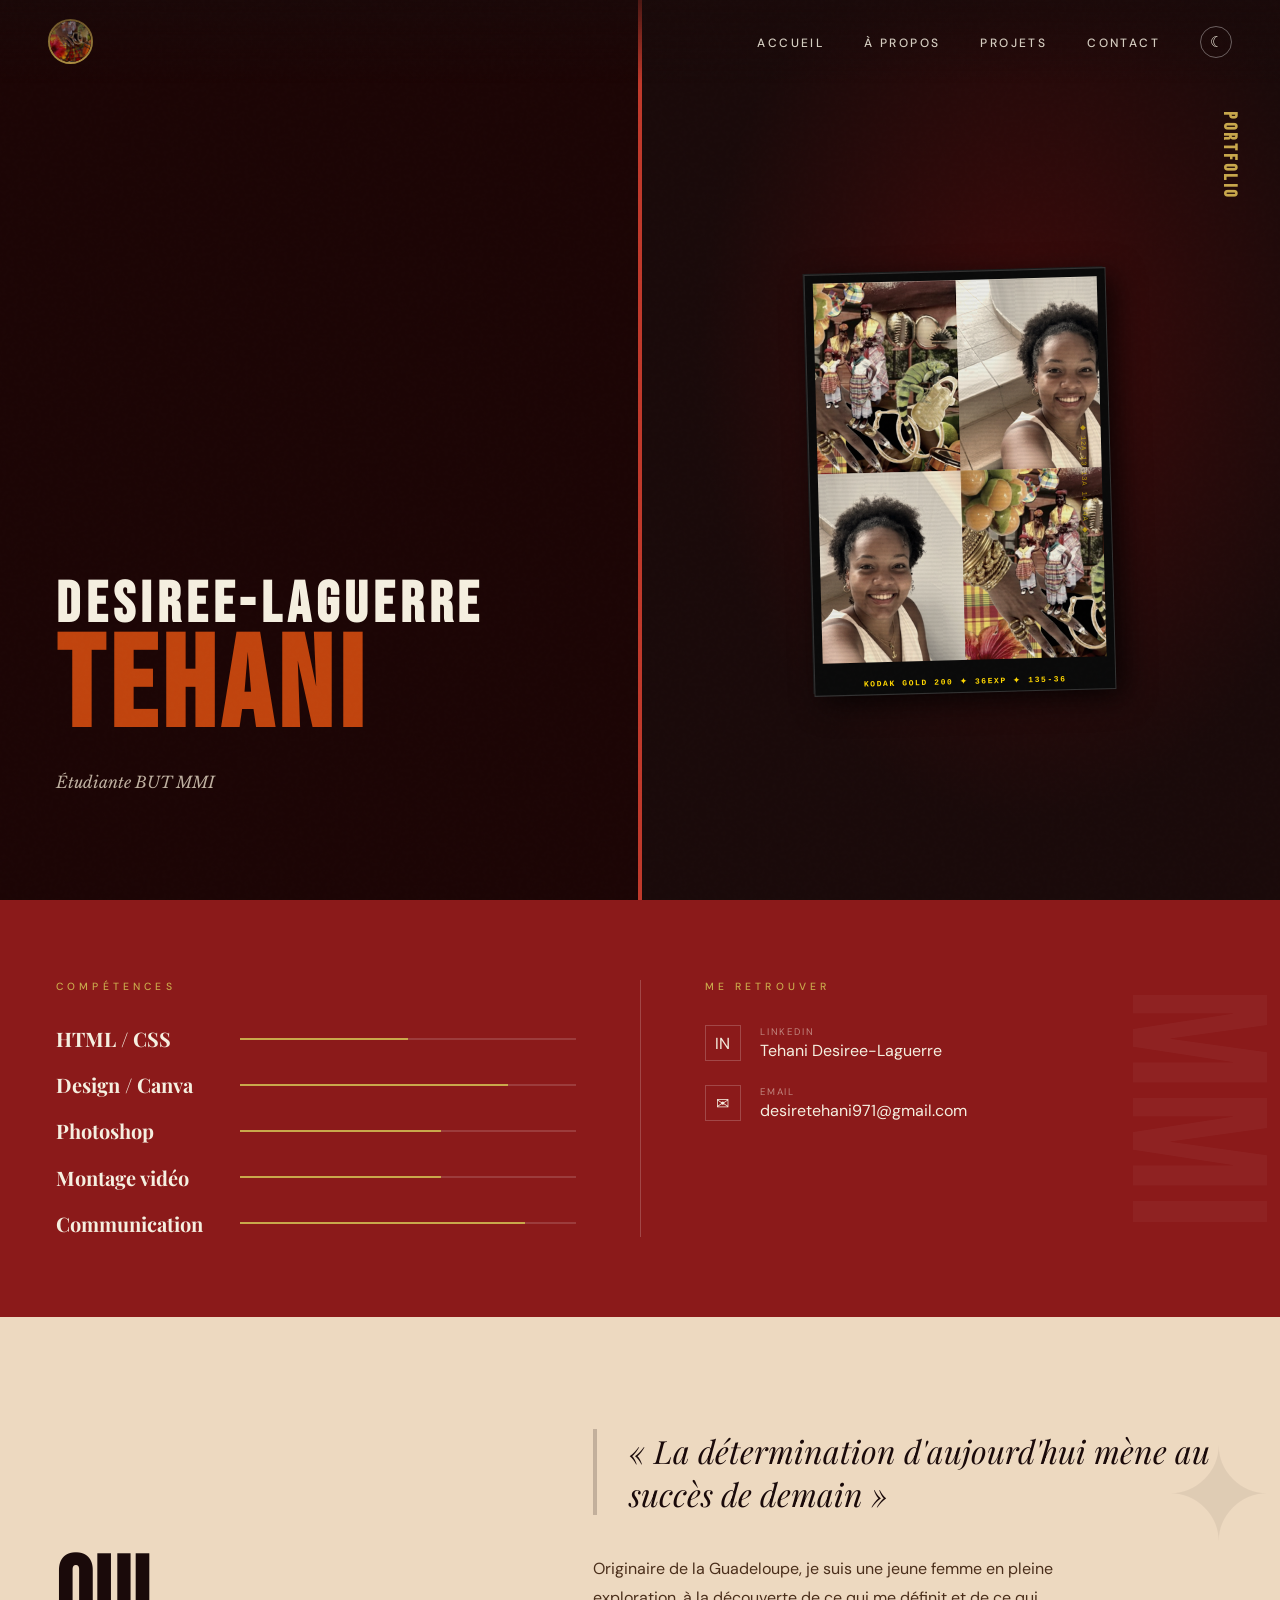
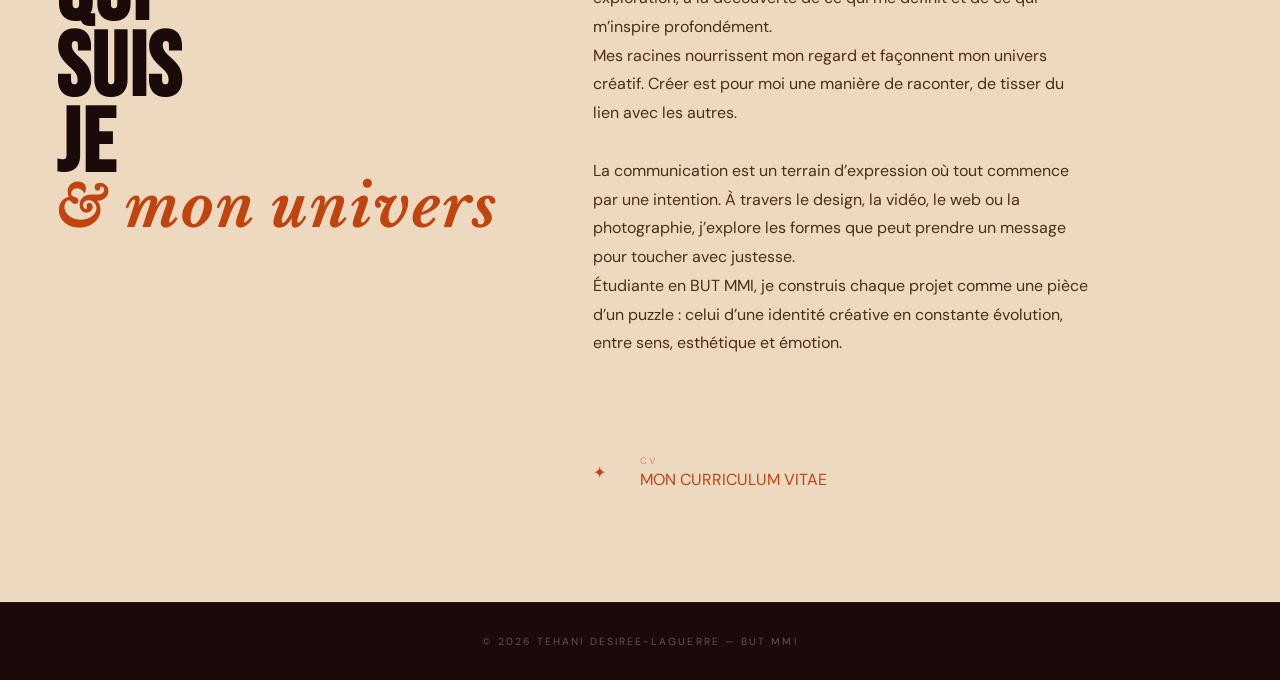
<file: index.html>
<!DOCTYPE html>
<html lang="fr">
<head>
  <meta charset="UTF-8"/>
  <meta name="viewport" content="width=device-width, initial-scale=1.0"/>
  <title>Tehani DESIREE-LAGUERRE — Portfolio</title>
  <link rel="preconnect" href="https://fonts.googleapis.com">
  <link rel="preconnect" href="https://fonts.gstatic.com" crossorigin>
  <link href="https://fonts.googleapis.com/css2?family=Playfair+Display:ital,wght@0,400;0,700;0,900;1,400;1,700&family=Bebas+Neue&family=DM+Sans:wght@300;400;500&family=Libre+Baskerville:ital@1&display=swap" rel="stylesheet">
  <link rel="stylesheet" href="styles.css"/>
  <script>
    (function() {
      const saved = localStorage.getItem('portfolio-theme');
      const prefersDark = window.matchMedia('(prefers-color-scheme: dark)').matches;
      document.documentElement.setAttribute('data-theme', saved || (prefersDark ? 'dark' : 'light'));
    })();
  </script>
</head>
<body>

  <a href="#contenu" class="skip-link">Accéder au contenu</a>

  <!-- NAV -->
  <nav aria-label="Navigation principale">
   <a href="index.html">
  <img src="images/caraibelogo.jpg" alt="Tehani Desiree-Laguerre" class="nav-logo-img"/>

    </a>
  
    <ul class="nav-links" role="list">
      <li><a href="index.html">Accueil</a></li>
      <li><a href="index.html#apropos">À propos</a></li>
      <li><a href="projets.html">Projets</a></li>
      <li><a href="contact.html">Contact</a></li>
      <li>
        <button id="theme-toggle" aria-label="Passer en mode sombre" title="Changer le thème">☾</button>
      </li>
    </ul>
    <button class="burger" id="burger" aria-expanded="false" aria-controls="mobile-menu" aria-label="Ouvrir le menu">
      <span></span><span></span><span></span>
    </button>
  </nav>

  <nav class="mobile-menu" id="mobile-menu" aria-label="Menu mobile" aria-hidden="true">
    <a href="index.html" class="mobile-nav-link">Accueil</a>
    <a href="index.html#apropos" class="mobile-nav-link">À propos</a>
    <a href="projets.html" class="mobile-nav-link">Projets</a>
    <a href="contact.html" class="mobile-nav-link">Contact</a>
  </nav>

  <main id="contenu">

    <!-- HERO -->
    <section id="hero" aria-labelledby="hero-titre">
      <div class="hero-text">
        <h1 class="hero-name" id="hero-titre">
          DESIREE-LAGUERRE
          <span>Tehani</span>
        </h1>
        <p class="hero-subtitle">Étudiante BUT MMI</p>
        <div class="scroll-hint" aria-hidden="true"></div>
      </div>
      <div class="hero-photo-col" aria-hidden="true">
        <div class="photo-wrapper-90s">
          <div class="photo-film-strip">
            <img src="images/myself1.png" alt="Portrait de Tehani Desiree-Laguerre"/>
            <span class="film-numbers">◆ 12A 13 13A 14 14A ◆</span>
          </div>
        </div>
        <div class="hero-photo-label"><h2>Portfolio</h2></div>
      </div>
    </section>

    <!-- COMPÉTENCES + CONTACTS -->
    <section id="skills-contact" aria-labelledby="titre-skills">
      <div class="sc-inner">

        <div>
          <p class="sc-label" id="titre-skills">Compétences</p>
          <ul class="skills-list" role="list">
            <li class="skill-item">
              <span class="skill-name">HTML / CSS</span>
              <div class="skill-bar-track" role="progressbar" aria-valuenow="55" aria-valuemin="0" aria-valuemax="100" aria-label="HTML/CSS : débutant">
                <div class="skill-bar-fill" style="width:50%"></div>
              </div>
            </li>
            <li class="skill-item">
              <span class="skill-name">Design / Canva</span>
              <div class="skill-bar-track" role="progressbar" aria-valuenow="80" aria-valuemin="0" aria-valuemax="100" aria-label="Design Canva : confirmé">
                <div class="skill-bar-fill" style="width:80%; animation-delay:.2s"></div>
              </div>
            </li>
            <li class="skill-item">
              <span class="skill-name">Photoshop</span>
              <div class="skill-bar-track" role="progressbar" aria-valuenow="65" aria-valuemin="0" aria-valuemax="100" aria-label="Photoshop : intermédiaire">
                <div class="skill-bar-fill" style="width:60%; animation-delay:.4s"></div>
              </div>
            </li>
            <li class="skill-item">
              <span class="skill-name">Montage vidéo</span>
              <div class="skill-bar-track" role="progressbar" aria-valuenow="70" aria-valuemin="0" aria-valuemax="100" aria-label="Montage vidéo : confirmé">
                <div class="skill-bar-fill" style="width:60%; animation-delay:.6s"></div>
              </div>
            </li>
            <li class="skill-item">
              <span class="skill-name">Communication</span>
              <div class="skill-bar-track" role="progressbar" aria-valuenow="85" aria-valuemin="0" aria-valuemax="100" aria-label="Communication : avancé">
                <div class="skill-bar-fill" style="width:85%; animation-delay:.8s"></div>
              </div>
            </li>
          </ul>
        </div>

        <div class="sc-divider" aria-hidden="true"></div>

        <div>
          <p class="sc-label" id="titre-contacts">Me retrouver</p>
          <div class="contacts-grid">
            <a href="https://www.linkedin.com/" target="_blank" rel="noopener noreferrer" class="contact-link" aria-label="LinkedIn">
              <span class="contact-icon" aria-hidden="true">IN</span>
              <span><span class="contact-label">LinkedIn</span>Tehani Desiree-Laguerre</span>
            </a>
            <a href="mailto:desiretehani971@gmail.com" class="contact-link" aria-label="Email">
              <span class="contact-icon" aria-hidden="true">✉</span>
              <span><span class="contact-label">Email</span>desiretehani971@gmail.com</span>
            </a>
          </div>
        </div>

      </div>
    </section>

    <!-- À PROPOS -->
    <section id="apropos" aria-labelledby="titre-apropos">
      <div class="apropos-inner">
        <div>
          <h2 class="section-title-mag" id="titre-apropos">
            QUI<br>SUIS<br>JE
            <em>& mon univers</em>
          </h2>
        </div>
        <div class="apropos-text-block fade-up">
          <span class="deco-pattern" aria-hidden="true">✦</span>
          <blockquote class="apropos-pull-quote">
            « La détermination d'aujourd'hui mène au succès de demain »
          </blockquote>
          <p class="apropos-body">
          Originaire de la Guadeloupe, je suis une jeune femme en pleine exploration, à la découverte de ce qui me définit et de ce qui m’inspire profondément. <br> Mes racines nourrissent mon regard et façonnent mon univers créatif.
Créer est pour moi une manière de raconter, de tisser du lien avec les autres. <br> <br>
La communication est un terrain d’expression où tout commence par une intention. À travers le design, la vidéo, le web ou la photographie, j’explore les formes que peut prendre un message pour toucher avec justesse.<br> 
Étudiante en BUT MMI, je construis chaque projet comme une pièce d’un puzzle : celui d’une identité créative en constante évolution, entre sens, esthétique et émotion.
        </div>
        <br>
         <a href="https://drive.google.com/file/d/1sd8sLkm9IJdYyJcHwcsljvrw3EMt02HY/view?usp=sharing" target="_blank" rel="noopener noreferrer" class="contact-link" aria-label="CV de Tehani">
  <span><span class="contact-label">CV
    </span> MON CURRICULUM VITAE  </span>
</a>
      </div>
    </section>
    

  </main>

  <!-- FOOTER -->
  <footer>
    <small>© <span id="annee"></span> Tehani DESIREE-LAGUERRE — BUT MMI</small>
  </footer>

  <script src="app.js" defer></script>
</body>
</html>
</file>
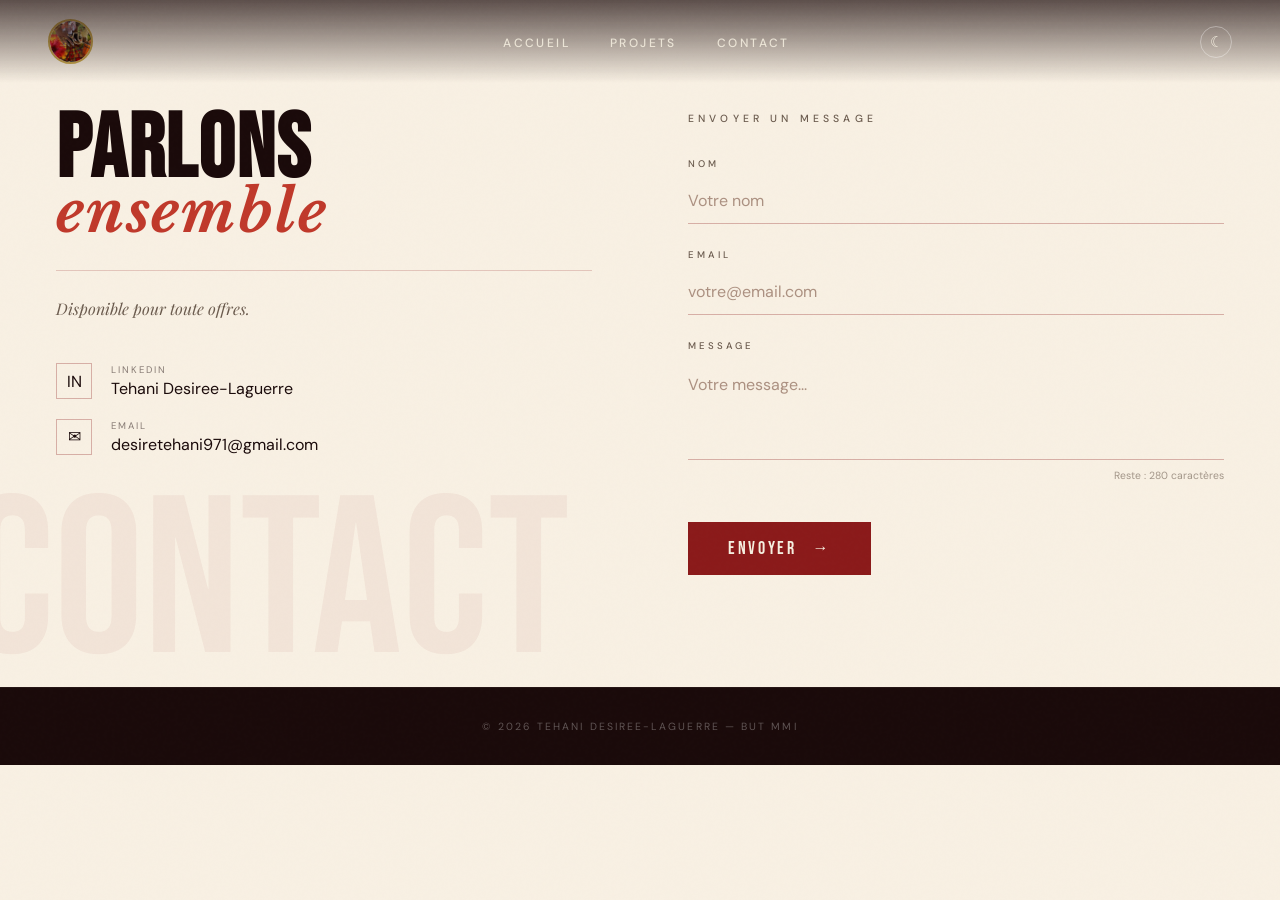
<file: contact.html>
<!DOCTYPE html>
<html lang="fr">
<head>
  <meta charset="UTF-8"/>
  <meta name="viewport" content="width=device-width, initial-scale=1.0"/>
  <title>Contact — Tehani DESIREE-LAGUERRE</title>
  <link rel="preconnect" href="https://fonts.googleapis.com">
  <link rel="preconnect" href="https://fonts.gstatic.com" crossorigin>
  <link href="https://fonts.googleapis.com/css2?family=Playfair+Display:ital,wght@0,400;0,700;0,900;1,400;1,700&family=Bebas+Neue&family=DM+Sans:wght@300;400;500&family=Libre+Baskerville:ital@1&display=swap" rel="stylesheet">
  <link rel="stylesheet" href="styles.css"/>
</head>
<body>

  <a href="#contenu" class="skip-link">Accéder au contenu</a>

  <!-- NAV -->
  <nav aria-label="Navigation principale">
     <img src="images/caraibelogo.jpg" alt="Tehani Desiree-Laguerre" class="nav-logo-img"/>

    <ul class="nav-links" role="list">
      <li><a href="index.html">Accueil</a></li>
      <li><a href="projets.html" aria-current="page">Projets</a></li>
      <li><a href="contact.html">Contact</a></li>
    </ul>
       <button id="theme-toggle" aria-label="Passer en mode sombre" title="Changer le thème">☾</button>
    <button class="burger" id="burger" aria-expanded="false" aria-controls="mobile-menu" aria-label="Ouvrir le menu">
      <span></span><span></span><span></span>
    </button>
  </nav>

  <nav class="mobile-menu" id="mobile-menu" aria-label="Menu mobile" aria-hidden="true">
    <a href="index.html" class="mobile-nav-link">Accueil</a>
    <a href="projets.html" class="mobile-nav-link">Projets</a>
    <a href="contact.html" class="mobile-nav-link">Contact</a>
  </nav>


  <main id="contenu">

    <!-- ==================== CONTACT ==================== -->
    <section id="contact" aria-labelledby="titre-contact">
      <div class="contact-inner">

        <div class="contact-left fade-up">
          <h1 class="section-title-mag" id="titre-contact">
            PARLONS<br><em>ensemble</em>
          </h1>
          <p class="contact-editorial">
            Disponible pour toute offres. 
          <!-- Liens directs -->
          <div class="contact-links-direct">
            <a href="https://www.linkedin.com/" target="_blank" rel="noopener noreferrer" class="contact-link" aria-label="LinkedIn de Tehani">
              <span class="contact-icon" aria-hidden="true">IN</span>
              <span><span class="contact-label">LinkedIn</span>Tehani Desiree-Laguerre</span>
            </a>
            <a href="mailto:tehani.grenon@edu.univ-antilles.fr" class="contact-link" aria-label="Email de Tehani">
              <span class="contact-icon" aria-hidden="true">✉</span>
              <span><span class="contact-label">Email</span>desiretehani971@gmail.com</span>
            </a>
          </div>
        </div>

        <!-- Formulaire -->
        <div class="fade-up">
          <p class="sc-label" style="color:var(--gris); margin-bottom:2rem;">Envoyer un message</p>
          <form action="https://formspree.io/f/xeevqzlk" method="POST" novalidate aria-label="Formulaire de contact">
            <div class="form-group">
              <label class="form-label" for="contact-nom">Nom</label>
              <input class="form-input" id="contact-nom" name="nom" type="text" required autocomplete="name" placeholder="Votre nom">
            </div>

            <div class="form-group">
              <label class="form-label" for="contact-email">Email</label>
              <input class="form-input" id="contact-email" name="email" type="email" required autocomplete="email" placeholder="votre@email.com">
            </div>

            <div class="form-group">
              <label class="form-label" for="contact-message">Message</label>
              <textarea class="form-textarea" id="contact-message" name="message" maxlength="280" placeholder="Votre message..."></textarea>
              <p class="char-count">Reste : <span id="restant">280</span> caractères</p>
            </div>

            <button type="submit" class="btn-envoyer">Envoyer</button>

          </form>
        </div>

      </div>
    </section>

  </main>

  <!-- FOOTER -->
  <footer>
    <small>© <span id="annee"></span> Tehani DESIREE-LAGUERRE — BUT MMI</small>
  </footer>

  <script src="app.js" defer></script>
</body>
</html>
  <main id="contenu">
</file>
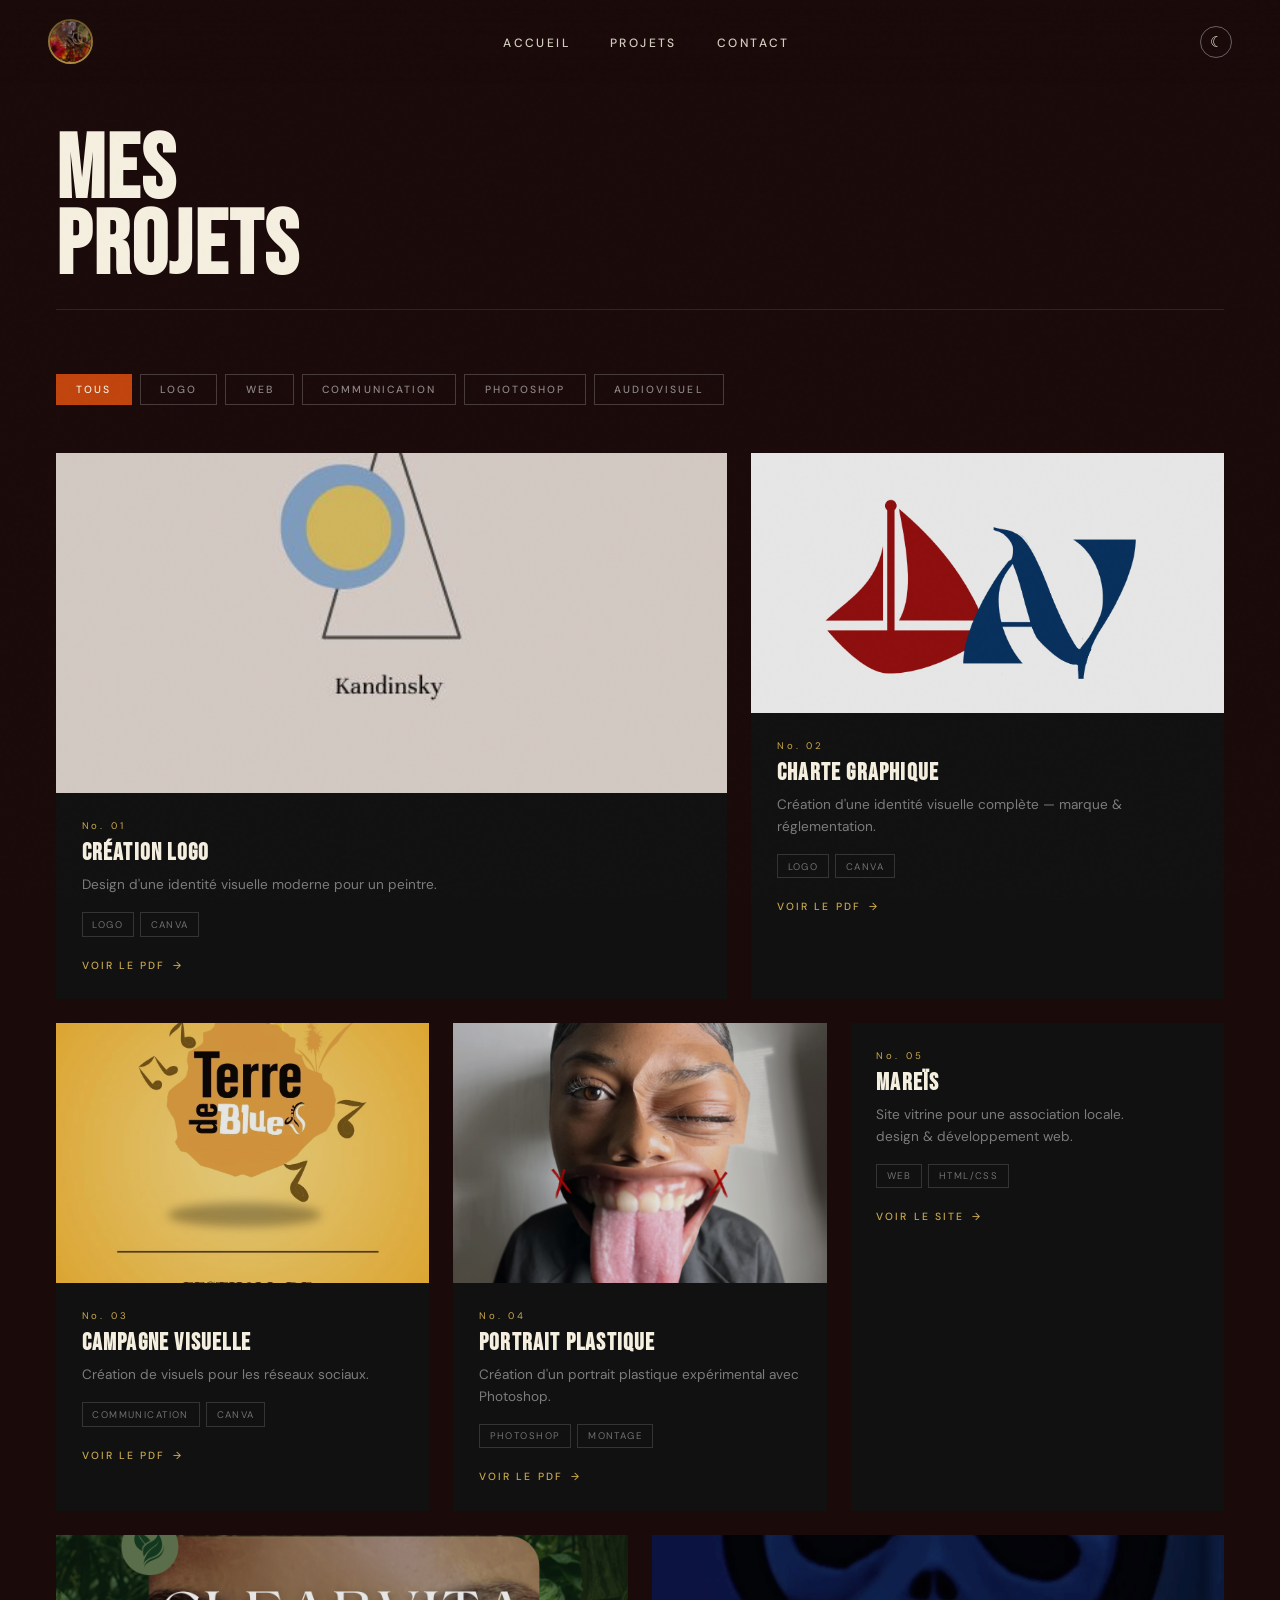
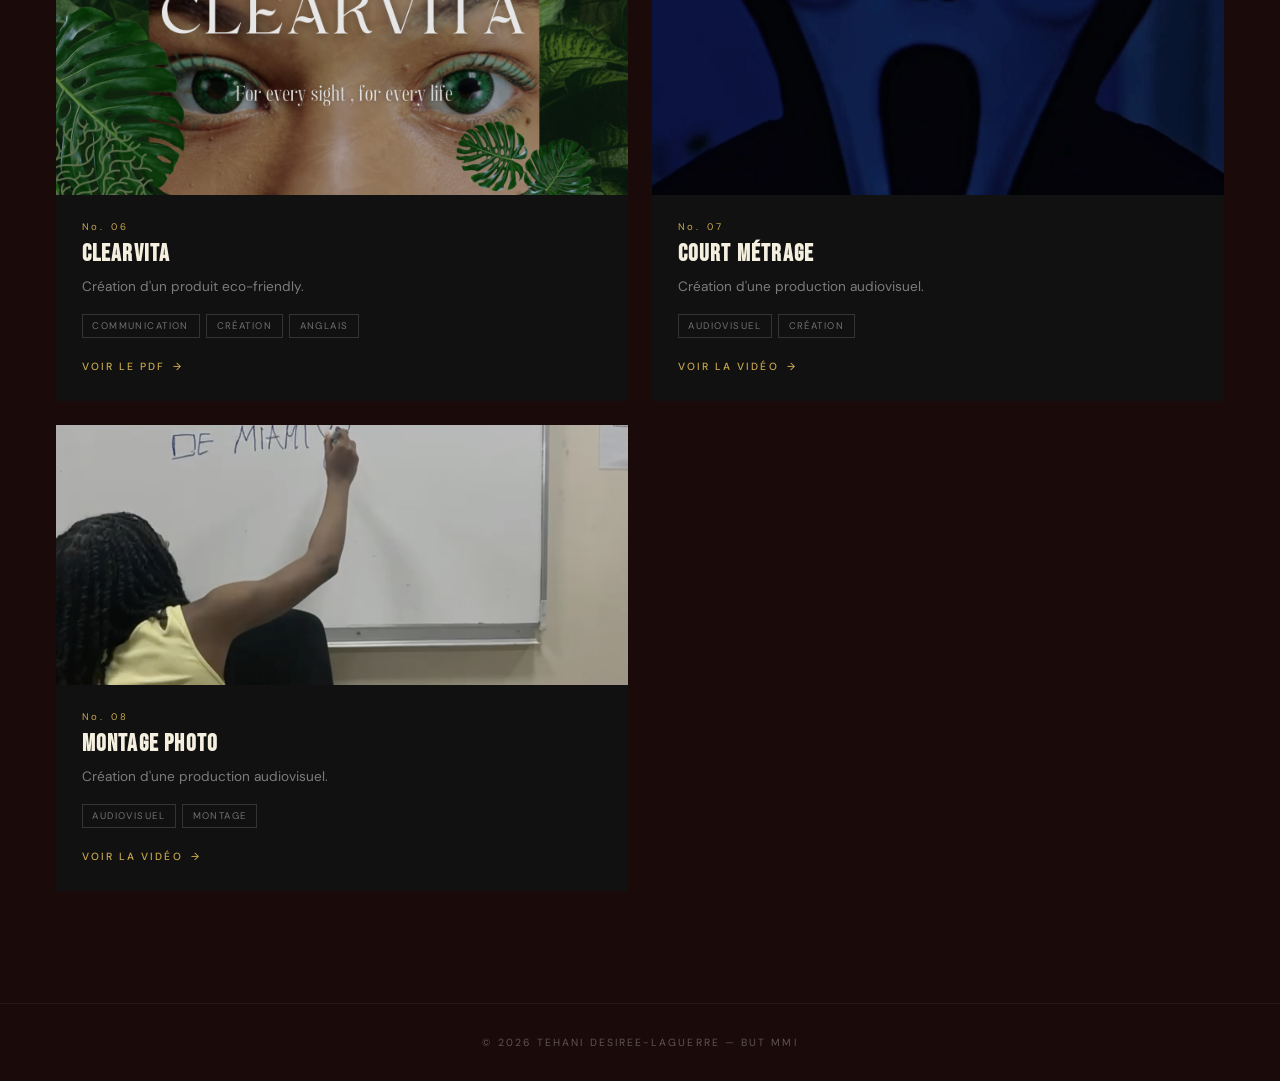
<file: projets.html>
<!DOCTYPE html>
<html lang="fr">
<head>
  <meta charset="UTF-8"/>
  <meta name="viewport" content="width=device-width, initial-scale=1.0"/>
  <title>Projets — Tehani DESIREE-LAGUERRE</title>
  <link rel="preconnect" href="https://fonts.googleapis.com">
  <link rel="preconnect" href="https://fonts.gstatic.com" crossorigin>
  <link href="https://fonts.googleapis.com/css2?family=Playfair+Display:ital,wght@0,400;0,700;0,900;1,400;1,700&family=Bebas+Neue&family=DM+Sans:wght@300;400;500&family=Libre+Baskerville:ital@1&display=swap" rel="stylesheet">
  <link rel="stylesheet" href="styles.css"/>
</head>
<body>

  <a href="#contenu" class="skip-link">Accéder au contenu</a>

  <!-- NAV -->
  <nav aria-label="Navigation principale">
     <img src="images/caraibelogo.jpg" alt="Tehani Desiree-Laguerre" class="nav-logo-img"/>
    <ul class="nav-links" role="list">
      <li><a href="index.html">Accueil</a></li>
      <li><a href="projets.html" aria-current="page">Projets</a></li>
      <li><a href="contact.html">Contact</a></li>
    </ul>
       <button id="theme-toggle" aria-label="Passer en mode sombre" title="Changer le thème">☾</button>
    <button class="burger" id="burger" aria-expanded="false" aria-controls="mobile-menu" aria-label="Ouvrir le menu">
      <span></span><span></span><span></span>
    </button>
  </nav>

  <nav class="mobile-menu" id="mobile-menu" aria-label="Menu mobile" aria-hidden="true">
    <a href="index.html" class="mobile-nav-link">Accueil</a>
    <a href="projets.html" class="mobile-nav-link">Projets</a>
    <a href="contact.html" class="mobile-nav-link">Contact</a>
  </nav>

  <main id="contenu">

    <!-- ==================== PROJETS ==================== -->
    <section id="projets" aria-labelledby="titre-projets">

      <div class="projets-header fade-up">
        <div class="projets-title-block">
          <br>
          <h1 class="section-title-mag" id="titre-projets">
            MES<br>PROJETS
          </h1>
        </div>
      </div>

      <!-- Filtres -->
      <div class="filtres" role="group" aria-label="Filtrer les projets">
        <button class="filtre-btn actif" data-filtre="tous">Tous</button>
        <button class="filtre-btn" data-filtre="création logo">Logo</button>
        <button class="filtre-btn" data-filtre="web">Web</button>
        <button class="filtre-btn" data-filtre="communication">Communication</button>
        <button class="filtre-btn" data-filtre="photoshop">Photoshop</button>
         <button class="filtre-btn" data-filtre="audiovisuel">audiovisuel</button>
      </div>

      <!-- Grille -->
      <div class="projets-grid" id="projets-grid">

        <article class="projet-carte fade-up" data-tags="création logo" tabindex="0" aria-label="Création Logo">
          <img src="images/EX02_02.pdf.jpg" alt="Création de logo pour un peintre" class="projet-image">
          <div class="projet-contenu">
            <p class="projet-num">No. 01</p>
            <h2 class="projet-titre">Création Logo</h2>
            <p class="projet-description">Design d'une identité visuelle moderne pour un peintre.</p>
            <div class="projet-tags"><span class="tag">Logo</span><span class="tag">Canva</span></div>
            <a href="https://drive.google.com/file/d/16bA6VJGASc6rKwWf0QYogWC3_4jUY81u/view?usp=drive_link"
               target="_blank" rel="noopener noreferrer" class="btn-pdf" aria-label="Voir le PDF du projet Création Logo">Voir le PDF</a>
          </div>
        </article>

        <article class="projet-carte fade-up" data-tags="création logo" tabindex="0" aria-label="Charte Graphique">
          <img src="images/logo%201.png" alt="Charte graphique — identité de marque" class="projet-image">
          <div class="projet-contenu">
            <p class="projet-num">No. 02</p>
            <h2 class="projet-titre">Charte Graphique</h2>
            <p class="projet-description">Création d'une identité visuelle complète — marque & réglementation.</p>
            <div class="projet-tags"><span class="tag">Logo</span><span class="tag">Canva</span></div>
            <a href="https://drive.google.com/file/d/1E2x4xhFIyNypBgzakz_z4-Kieucf1vIo/view?usp=drive_link"
               target="_blank" rel="noopener noreferrer" class="btn-pdf" aria-label="Voir le PDF de la Charte graphique">Voir le PDF</a>
          </div>
        </article>

        <article class="projet-carte fade-up" data-tags="communication" tabindex="0" aria-label="Campagne Visuelle">
          <img src="images/1.jpg" alt="Campagne visuelle pour les réseaux sociaux" class="projet-image">
          <div class="projet-contenu">
            <p class="projet-num">No. 03</p>
            <h2 class="projet-titre">Campagne Visuelle</h2>
            <p class="projet-description">Création de visuels pour les réseaux sociaux.</p>
            <div class="projet-tags"><span class="tag">Communication</span><span class="tag">Canva</span></div>
            <a href="https://drive.google.com/file/d/1F9uno98rXUka0NFYkTPpDM_e6A5_EsaM/view?usp=drive_link"
               target="_blank" rel="noopener noreferrer" class="btn-pdf" aria-label="Voir le PDF de la Campagne Visuelle">Voir le PDF</a>
          </div>
        </article>

        <article class="projet-carte fade-up" data-tags="photoshop" tabindex="0" aria-label="Portrait Plastique">
          <img src="images/faces2.png" alt="Portrait plastique réalisé avec Photoshop" class="projet-image">
          <div class="projet-contenu">
            <p class="projet-num">No. 04</p>
            <h2 class="projet-titre">Portrait Plastique</h2>
            <p class="projet-description">Création d'un portrait plastique expérimental avec Photoshop.</p>
            <div class="projet-tags"><span class="tag">Photoshop</span><span class="tag">Montage</span></div>
          <a href="https://drive.google.com/file/d/1iMtiLGx8YQ-XzBdTRU7V2AH25Xg_9jA5/view?usp=share_link"
               target="_blank" rel="noopener noreferrer" class="btn-pdf" aria-label="Voir le PDF de la Campagne Visuelle">Voir le PDF</a>
          </div>
        </article>

        <article class="projet-carte fade-up" data-tags="web" tabindex="0" aria-label="MAREÏS">
          <div class="projet-contenu projet-contenu--no-img">
            <p class="projet-num">No. 05</p>
            <h2 class="projet-titre projet-titre--xl">MAREÏS</h2>
            <p class="projet-description">Site vitrine pour une association locale. <br> design & développement web.</p>
            <div class="projet-tags"><span class="tag">Web</span><span class="tag">HTML/CSS</span></div>
          <a href="https://sallyanicet-gif.github.io/sae-1.05/index.html"
               target="_blank" rel="noopener noreferrer" class="btn-pdf" aria-label="Voir le site vitrine de l'association">Voir le site</a>
          </div>
        </article>
        
      <article class="projet-carte fade-up" data-tags="communication" tabindex="0" aria-label="clearvita">
          <img src="images/clearvita.png" alt="presentation de clearvita" class="projet-image">
          <div class="projet-contenu">
            <p class="projet-num">No. 06</p>
            <h2 class="projet-titre">CLEARVITA</h2>
            <p class="projet-description">Création d'un produit eco-friendly.</p>
            <div class="projet-tags"><span class="tag">communication</span><span class="tag">création</span> <span class="tag">Anglais</span></div>
          <a href="https://drive.google.com/file/d/1HI8xqLVQ_pO_yeyH7oK-s7YxECY6h4Sl/view?usp=share_link"
               target="_blank" rel="noopener noreferrer" class="btn-pdf" aria-label="Voir le PDF de la Campagne Visuelle">Voir le PDF</a>
          </div>
        </article>
        
         <article class="projet-carte fade-up" data-tags="audiovisuel" tabindex="0" aria-label="clearvita">
          <img src="images/thriller.png" alt="production audiovisuel" class="projet-image">
          <div class="projet-contenu">
            <p class="projet-num">No. 07</p>
            <h2 class="projet-titre">Court métrage</h2>
            <p class="projet-description">Création d'une production audiovisuel.</p>
            <div class="projet-tags"><span class="tag">audiovisuel</span><span class="tag">création</span> </div>
          <a href="https://drive.google.com/file/d/1-Cq2IMaL7l8SmaZmxUVSKXMom-cbEmRu/view?usp=sharing"
               target="_blank" rel="noopener noreferrer" class="btn-pdf" aria-label="Voir le PDF de la Campagne Visuelle">Voir la vidéo</a>
          </div>
           
        </article>
         <article class="projet-carte fade-up" data-tags="audiovisuel" tabindex="0" aria-label="clearvita">
          <img src="images/montage.png" alt="production audiovisuel" class="projet-image">
          <div class="projet-contenu">
            <p class="projet-num">No. 08</p>
            <h2 class="projet-titre">Montage photo</h2>
            <p class="projet-description">Création d'une production audiovisuel.</p>
            <div class="projet-tags"><span class="tag">audiovisuel</span><span class="tag">montage</span> </div>
          <a href="https://drive.google.com/file/d/1cGmlNl9CeP6iuNjzGiNAtbZrAFWHkLLG/view?usp=sharing"
               target="_blank" rel="noopener noreferrer" class="btn-pdf" aria-label="Voir le PDF de la Campagne Visuelle">Voir la vidéo</a>
          </div>
        </article>
      
      </div>
    </section>
      
  </main>

  <!-- FOOTER -->
  <footer>
    <small>© <span id="annee"></span> Tehani DESIREE-LAGUERRE — BUT MMI</small>
  </footer>

  <script src="app.js" defer></script>
</body>
</html>
</file>
<file: styles.css>
/* ==============================================
   VARIABLES & RESET
   ============================================== */
:root {
  --rouge:      #8B1A1A;
  --rouge-vif:  #C0392B;
  --terracotta: #C1440E;
  --or:         #C9A84C;
  --creme:      #F5EFE0;
  --beige:      #E8DCC8;
  --encre:      #1A0A0A;
  --blanc:      #FDFAF4;
  --gris:       #6B5B4E;

  --font-titre:  'Bebas Neue', sans-serif;
  --font-serif:  'Playfair Display', serif;
  --font-body:   'DM Sans', sans-serif;
  --font-italic: 'Libre Baskerville', serif;
}

/* ================================================
   MODE CLAIR (défaut) — Palette B : Ivoire & Sienne
   ================================================ */
:root,
[data-theme="light"] {
  --bg-body:               #F8F0E3;
  --color-body:            #1A0A0A;

  
  --bg-hero:               #1C0505;
  --bg-hero-photo-1:       #3D0A0A;
  --bg-hero-photo-2:       #1A0A0A;
  --color-hero-name:       var(--creme);
  --color-hero-span:       var(--terracotta);
  --color-hero-subtitle:   var(--beige);

  --bg-skills:             var(--rouge);
  --color-skills:          var(--creme);

  --bg-apropos:            #EDD9C0;
  --color-apropos-title:   #1A0A0A;
  --color-apropos-em:      var(--terracotta);
  --color-apropos-num:     var(--terracotta);
  --color-apropos-body:    #4A2E1A;
  --color-apropos-quote:   #1A0A0A;
  --border-apropos-quote:  rgba(26,10,10,0.2);
  --color-apropos-origin:  var(--terracotta);

  --bg-projet:            #F8F0E3;
  --color-projet-title:   #1A0A0A;
  --color-projet-em:      var(--rouge-vif);
  --color-projet-editorial: var(--gris);
  
  --bg-contact:            #F8F0E3;
  --color-contact-title:   #1A0A0A;
  --color-contact-em:      var(--rouge-vif);
  --color-contact-editorial: var(--gris);

  --bg-footer:             var(--encre);

  --nav-scrolled-bg:       rgba(248,240,227,0.95);
  --nav-scrolled-color:    #1A0A0A;

  --form-border:           rgba(139,26,26,0.3);
  --form-color:            #1A0A0A;
  --placeholder-color:     #9A7A6A;

  --sc-label-color:        var(--or);
  --contact-link-color:    #1A0A0A;
  --contact-icon-border:   rgba(139,26,26,0.3);
}

/* ================================================
   MODE SOMBRE — Fond bordeaux profond
   ================================================ */
[data-theme="dark"] {
  --bg-body:               #1C0505;
  --color-body:            var(--creme);

  --bg-hero:               #1C0505;
  --bg-hero-photo-1:       #3D0A0A;
  --bg-hero-photo-2:       #1A0A0A;
  --color-hero-name:       var(--creme);
  --color-hero-span:       var(--terracotta);
  --color-hero-subtitle:   var(--beige);

  --bg-skills:             #2E0808;
  --color-skills:          var(--creme);

  --bg-apropos:            #3A0D0D;
  --color-apropos-title:   var(--creme);
  --color-apropos-em:      var(--or);
  --color-apropos-num:     var(--or);
  --color-apropos-body:    #D4B8A8;
  --color-apropos-quote:   var(--creme);
  --border-apropos-quote:  rgba(245,239,224,0.2);
  --color-apropos-origin:  var(--or);

  --bg-contact:            #250808;
  --color-contact-title:   var(--creme);
  --color-contact-em:      var(--terracotta);
  --color-contact-editorial: #C8A898;

  --bg-footer:             #100202;

  --nav-scrolled-bg:       rgba(28,5,5,0.96);
  --nav-scrolled-color:    var(--creme);

  --form-border:           rgba(201,168,76,0.3);
  --form-color:            var(--creme);
  --placeholder-color:     #8A6858;

  --sc-label-color:        var(--or);
  --contact-link-color:    var(--creme);
  --contact-icon-border:   rgba(201,168,76,0.3);

  --gris:                  #A89080;
}

/* ============================================== */
*, *::before, *::after { box-sizing: border-box; margin: 0; padding: 0; }
html { scroll-behavior: smooth; }
body {
  background: var(--bg-body);
  color: var(--color-body);
  font-family: var(--font-body);
  overflow-x: hidden;
  transition: background 0.35s ease, color 0.35s ease;
}

.nav-logo-img {
  height: 45px;
  width: 45px;
  display: block;
  object-fit: cover;
  border-radius: 50%;
  border: 2px solid var(--or);
}
.nav-logo-wrapper {
  display: flex;
  align-items: center;
  gap: 10px;
  text-decoration: none;
}
.nav-logo-text {
  font-family: 'Playfair Display', serif;
  font-size: 1rem;
  color: var(--creme);
  letter-spacing: 0.05em;
  transition: color 0.3s;
}
nav.scrolled .nav-logo-text { color: var(--nav-scrolled-color); }

a { color: inherit; text-decoration: none; }

/* ==============================================
   GRAIN OVERLAY
   ============================================== */
body::before {
  content: '';
  position: fixed;
  inset: 0;
  background-image: url("data:image/svg+xml,%3Csvg viewBox='0 0 256 256' xmlns='http://www.w3.org/2000/svg'%3E%3Cfilter id='noise'%3E%3CfeTurbulence type='fractalNoise' baseFrequency='0.9' numOctaves='4' stitchTiles='stitch'/%3E%3C/filter%3E%3Crect width='100%25' height='100%25' filter='url(%23noise)' opacity='0.04'/%3E%3C/svg%3E");
  pointer-events: none;
  z-index: 9999;
  opacity: 0.35;
}

/* ==============================================
   ACCESSIBILITÉ
   ============================================== */
.skip-link {
  position: absolute;
  top: -999px; left: 0;
  background: var(--or);
  color: var(--encre);
  padding: 0.5rem 1rem;
  font-size: 0.8rem;
  font-weight: 500;
  z-index: 9999;
}
.skip-link:focus { top: 0; }

:focus-visible {
  outline: 2px solid var(--or);
  outline-offset: 3px;
}

@media (prefers-reduced-motion: reduce) {
  *, *::before, *::after {
    animation-duration: 0.01ms !important;
    transition-duration: 0.01ms !important;
  }
}

/* ==============================================
   NAV
   ============================================== */
nav {
  position: fixed;
  top: 0; left: 0; right: 0;
  z-index: 100;
  display: flex;
  align-items: center;
  justify-content: space-between;
  padding: 1.2rem 3rem;
  transition: background 0.3s ease, box-shadow 0.3s ease, padding 0.3s ease;
}

nav::before {
  content: '';
  position: absolute;
  inset: 0;
  background: linear-gradient(to bottom, rgba(26,10,10,0.7) 0%, transparent 100%);
  pointer-events: none;
  transition: opacity 0.3s ease;
}

nav.scrolled {
  background: var(--nav-scrolled-bg);
  box-shadow: 0 1px 20px rgba(0,0,0,0.12);
  padding: 0.8rem 3rem;
  backdrop-filter: blur(10px);
}
nav.scrolled::before         { opacity: 0; }
nav.scrolled .nav-logo       { color: var(--nav-scrolled-color); }
nav.scrolled .nav-links a    { color: var(--nav-scrolled-color); opacity: 0.75; }
nav.scrolled .nav-links a:hover { opacity: 1; }
nav.scrolled .burger span    { background: var(--nav-scrolled-color); }
nav.scrolled #theme-toggle   { border-color: rgba(128,64,64,0.3); color: var(--nav-scrolled-color); }

.nav-logo {
  font-family: var(--font-titre);
  font-size: 1.4rem;
  letter-spacing: 0.1em;
  color: var(--creme);
  position: relative;
  z-index: 1;
  transition: color 0.3s;
}

.nav-links {
  display: flex;
  gap: 2.5rem;
  list-style: none;
  position: relative;
  z-index: 1;
  align-items: center;
}

.nav-links a {
  font-family: var(--font-body);
  font-size: 0.75rem;
  font-weight: 500;
  letter-spacing: 0.2em;
  text-transform: uppercase;
  color: var(--creme);
  opacity: 0.85;
  transition: opacity 0.2s, color 0.3s;
}
.nav-links a:hover { opacity: 1; }

#theme-toggle {
  background: none;
  border: 1px solid rgba(255,255,255,0.35);
  color: var(--creme);
  width: 32px; height: 32px;
  border-radius: 50%;
  cursor: pointer;
  font-size: 0.95rem;
  line-height: 1;
  display: flex; align-items: center; justify-content: center;
  position: relative; z-index: 1;
  transition: background 0.2s, color 0.2s, border-color 0.2s;
  flex-shrink: 0;
}
#theme-toggle:hover {
  background: var(--or);
  border-color: var(--or);
  color: var(--encre);
}

.burger {
  display: none;
  flex-direction: column;
  gap: 5px;
  background: none;
  border: none;
  cursor: pointer;
  position: relative;
  z-index: 200;
  padding: 4px;
}
.burger span {
  display: block;
  width: 24px;
  height: 2px;
  background: var(--creme);
  transition: all 0.3s ease;
}
.burger.open span:nth-child(1) { transform: rotate(45deg) translate(5px, 5px); }
.burger.open span:nth-child(2) { opacity: 0; }
.burger.open span:nth-child(3) { transform: rotate(-45deg) translate(5px, -5px); }

.mobile-menu {
  display: none;
  position: fixed;
  inset: 0;
  background: var(--encre);
  z-index: 150;
  flex-direction: column;
  align-items: center;
  justify-content: center;
  gap: 2.5rem;
}
.mobile-menu.open { display: flex; }
.mobile-menu a {
  font-family: var(--font-titre);
  font-size: 3.5rem;
  letter-spacing: 0.1em;
  color: var(--creme);
  transition: color 0.2s;
}
.mobile-menu a:hover { color: var(--terracotta); }

/* ==============================================
   HERO
   ============================================== */
#hero {
  min-height: 100vh;
  background: var(--bg-hero);
  display: grid;
  grid-template-columns: 1fr 1fr;
  position: relative;
  overflow: hidden;
  transition: background 0.35s ease;
}

#hero::after {
  content: '';
  position: absolute;
  left: 50%; top: 0; bottom: 0;
  width: 4px;
  background: var(--rouge-vif);
  transform: translateX(-50%);
  z-index: 5;
}

.hero-text {
  display: flex;
  flex-direction: column;
  justify-content: flex-end;
  padding: 3rem 3rem 4rem 3.5rem;
  position: relative;
  z-index: 10;
}

.hero-issue {
  font-family: var(--font-body);
  font-size: 0.7rem;
  letter-spacing: 0.35em;
  text-transform: uppercase;
  color: var(--or);
  margin-bottom: 1.5rem;
}

.hero-name {
  font-family: var(--font-titre);
  font-size: clamp(2.2rem, 4.5vw, 5rem);
  line-height: 0.9;
  color: var(--color-hero-name);
  letter-spacing: 0.1em;
  transition: color 0.35s ease;
}
.hero-name span {
  display: block;
  color: var(--color-hero-span);
  font-size: clamp(5rem, 10vw, 9rem);
  transition: color 0.35s ease;
}

.hero-subtitle {
  font-family: var(--font-italic);
  font-style: italic;
  font-size: 1rem;
  color: var(--color-hero-subtitle);
  margin-top: 1.5rem;
  opacity: 0.8;
  max-width: 320px;
  line-height: 1.6;
  transition: color 0.35s ease;
}

.hero-tag {
  display: inline-block;
  margin-top: 2rem;
  font-family: var(--font-body);
  font-size: 0.65rem;
  letter-spacing: 0.3em;
  text-transform: uppercase;
  color: var(--encre);
  background: var(--or);
  padding: 0.4rem 1rem;
  font-weight: 500;
}

.scroll-hint {
  display: flex;
  align-items: center;
  gap: 0.8rem;
  margin-top: 2.5rem;
}
.scroll-hint span {
  font-size: 0.6rem;
  letter-spacing: 0.3em;
  text-transform: uppercase;
  color: var(--gris);
}
.scroll-line {
  width: 40px;
  height: 1px;
  background: var(--rouge-vif);
  animation: scrollPulse 2s ease-in-out infinite;
}
@keyframes scrollPulse {
  0%, 100% { transform: scaleX(1); opacity: 1; }
  50%       { transform: scaleX(0.4); opacity: 0.4; }
}

.hero-photo-col {
  position: relative;
  overflow: hidden;
}
.hero-photo-col::before {
  content: '';
  position: absolute;
  inset: 0;
  background: radial-gradient(ellipse at 60% 40%, var(--bg-hero-photo-1) 0%, var(--bg-hero-photo-2) 60%);
  transition: background 0.35s ease;
}

.photo-wrapper-90s {
  position: absolute;
  bottom: 13rem;
  left: 50%;
  transform: translateX(-50%);
  width: min(300px, 75%);
  z-index: 10;
}

.photo-film-strip {
  background: #0a0a0a;
  padding: 8px 8px 32px 8px;
  box-shadow: 0 0 0 1px #333, 8px 8px 30px rgba(0,0,0,0.8), -2px -2px 0 #222;
  position: relative;
  transform: rotate(-1.5deg);
}
.photo-film-strip::before {
  content: 'KODAK  GOLD 200  ✦  36EXP  ✦  135-36';
  position: absolute;
  bottom: 6px; left: 50%;
  transform: translateX(-50%);
  font-size: 0.5rem;
  letter-spacing: 0.2em;
  color: #FFD700;
  white-space: nowrap;
  font-family: 'Courier New', monospace;
  font-weight: bold;
}
.photo-film-strip img {
  width: 100%;
  height: 380px;
  object-fit: cover;
  object-position: top center;
  filter: contrast(1.1) saturate(0.7) sepia(0.25) brightness(0.92);
  display: block;
}
.photo-film-strip::after {
  content: '';
  position: absolute;
  inset: 8px 8px 32px 8px;
  background: repeating-linear-gradient(0deg, transparent, transparent 2px, rgba(0,0,0,0.03) 2px, rgba(0,0,0,0.03) 4px);
  pointer-events: none;
}
.film-numbers {
  position: absolute;
  top: 50%;
  transform: translateY(-50%) rotate(90deg);
  right: -28px;
  font-family: 'Courier New', monospace;
  font-size: 0.45rem;
  color: #FFD700;
  letter-spacing: 0.1em;
  opacity: 0.6;
}

.hero-photo-label {
  position: absolute;
  top: 7rem; right: 2.5rem;
  text-align: right;
  z-index: 10;
}
.hero-photo-label h2 {
  font-family: var(--font-titre);
  font-size: 1.1rem;
  letter-spacing: 0.2em;
  color: var(--or);
  writing-mode: vertical-rl;
}

/* ==============================================
   COMPÉTENCES + CONTACTS
   ============================================== */
#skills-contact {
  background: var(--bg-skills);
  color: var(--color-skills);
  padding: 5rem 3.5rem;
  position: relative;
  overflow: hidden;
  transition: background 0.35s ease;
}
#skills-contact::before {
  content: 'MMI';
  position: absolute;
  right: -2rem; top: 50%;
  transform: translateY(-50%) rotate(90deg);
  font-family: var(--font-titre);
  font-size: 12rem;
  color: rgba(255,255,255,0.04);
  pointer-events: none;
}

.sc-inner {
  max-width: 1200px;
  margin: 0 auto;
  display: grid;
  grid-template-columns: 1fr 1px 1fr;
  gap: 0 4rem;
  align-items: start;
}
.sc-divider { background: rgba(255,255,255,0.2); align-self: stretch; }

.sc-label {
  font-size: 0.65rem;
  letter-spacing: 0.4em;
  text-transform: uppercase;
  color: var(--sc-label-color);
  margin-bottom: 2rem;
  font-weight: 500;
}

.skills-list { list-style: none; display: flex; flex-direction: column; gap: 1.2rem; }
.skill-item { display: flex; align-items: center; gap: 1.5rem; }
.skill-name { font-family: var(--font-serif); font-size: 1.25rem; font-weight: 700; min-width: 160px; }
.skill-bar-track {
  flex: 1; height: 2px;
  background: rgba(255,255,255,0.15);
  position: relative; overflow: hidden;
}
.skill-bar-fill {
  height: 100%;
  background: var(--or);
  transform-origin: left;
  animation: barGrow 1.4s cubic-bezier(.4,0,.2,1) forwards;
  transform: scaleX(0);
}
@keyframes barGrow { to { transform: scaleX(1); } }

.contacts-grid { display: flex; flex-direction: column; gap: 1.5rem; }
.contact-link {
  display: flex; align-items: center; gap: 1.2rem;
  font-size: 1rem; color: var(--creme);
  transition: color 0.2s, transform 0.2s;
}
.contact-link:hover { color: var(--or); transform: translateX(6px); }
.contact-icon {
  width: 36px; height: 36px;
  border: 1px solid rgba(255,255,255,0.2);
  display: flex; align-items: center; justify-content: center;
  font-size: 1rem; flex-shrink: 0;
  transition: background 0.2s;
}
.contact-link:hover .contact-icon { background: var(--or); border-color: var(--or); color: var(--encre); }
.contact-label {
  font-size: 0.6rem; letter-spacing: 0.2em; text-transform: uppercase;
  opacity: 0.5; display: block; margin-bottom: 2px;
}

/* ==============================================
   À PROPOS
   ============================================== */
#apropos {
  background: var(--bg-apropos);
  padding: 7rem 3.5rem;
  position: relative;
  overflow: hidden;
  transition: background 0.35s ease;
}
.apropos-inner {
  max-width: 1200px; margin: 0 auto;
  display: grid; grid-template-columns: auto 1fr;
  gap: 6rem; align-items: center;
}

.section-number {
  font-family: var(--font-titre);
  font-size: 0.75rem; letter-spacing: 0.3em;
  margin-bottom: 0.5rem;
}
#apropos .section-number { color: var(--color-apropos-num); }
#projets .section-number { color: var(--terracotta); }
#contact .section-number { color: var(--terracotta); }

.section-title-mag {
  font-family: var(--font-titre);
  font-size: clamp(4rem, 7vw, 7rem);
  line-height: 0.85; letter-spacing: 0.02em;
}
.section-title-mag em {
  font-family: var(--font-italic);
  font-style: italic; font-size: 0.65em; display: block;
}

#apropos .section-title-mag    { color: var(--color-apropos-title); }
#apropos .section-title-mag em { color: var(--color-apropos-em); }
#projets .section-title-mag    { color: var(--creme); }
#projets .section-title-mag em { color: var(--or); }
#contact .section-title-mag    { color: var(--color-contact-title); }
#contact .section-title-mag em { color: var(--color-contact-em); }

.apropos-text-block { position: relative; }
.deco-pattern {
  position: absolute; top: -1rem; right: -3rem;
  font-size: 8rem; opacity: 0.06; pointer-events: none;
}
.apropos-pull-quote {
  font-family: var(--font-serif);
  font-size: clamp(1.4rem, 2.5vw, 2rem);
  font-style: italic; line-height: 1.35;
  color: var(--color-apropos-quote);
  border-left: 4px solid var(--border-apropos-quote);
  padding-left: 2rem; margin-bottom: 2.5rem;
  transition: color 0.35s ease, border-color 0.35s ease;
}
.apropos-body {
  font-size: 1rem; line-height: 1.8;
  color: var(--color-apropos-body);
  max-width: 500px;
  transition: color 0.35s ease;
}
.apropos-origin {
  display: inline-flex; align-items: center; gap: 0.6rem;
  margin-top: 2rem; font-size: 0.7rem; letter-spacing: 0.25em;
  text-transform: uppercase; color: var(--color-apropos-origin); font-weight: 500;
  transition: color 0.35s ease;
}
.apropos-origin::before { content: ''; display: inline-block; width: 20px; height: 1px; background: currentColor; }

/* ==============================================
   PROJETS — toujours sombre
   ============================================== */
#projets { background: var(--encre); padding: 7rem max(3.5rem, calc((100% - 1200px) / 2)); position: relative; }

.projets-header {
  max-width: 1200px; margin: 0 auto 4rem;
  display: flex; align-items: flex-end; justify-content: space-between;
  border-bottom: 1px solid rgba(255,255,255,0.1);
  padding-bottom: 1.5rem;
}
.projets-title-block .section-number { color: var(--terracotta); }
.projets-title-block .section-title-mag { color: var(--creme); }
.projets-title-block .section-title-mag em { color: var(--or); }
.projets-count { font-family: var(--font-titre); font-size: 4rem; color: rgba(255,255,255,0.08); line-height: 1; }

.filtres {
  max-width: 1200px; margin: 0 auto 3rem;
  display: flex; gap: 0.5rem; flex-wrap: wrap;
}
.filtre-btn {
  font-family: var(--font-body);
  font-size: 0.65rem; letter-spacing: 0.2em; text-transform: uppercase;
  padding: 0.5rem 1.2rem; background: transparent;
  border: 1px solid rgba(255,255,255,0.2);
  color: rgba(255,255,255,0.5);
  cursor: pointer; transition: all 0.2s; font-weight: 500;
}
.filtre-btn:hover, .filtre-btn.actif {
  background: var(--terracotta); border-color: var(--terracotta); color: var(--creme);
}

.projets-grid {
  max-width: 1200px; margin: 0 auto;
  display: grid; grid-template-columns: repeat(12, 1fr); gap: 1.5rem;
}
.projet-carte {
  background: #111; overflow: hidden; position: relative;
  cursor: pointer; transition: transform 0.4s cubic-bezier(.4,0,.2,1);
}
.projet-carte:hover { transform: translateY(-4px); }
.projet-carte:focus-visible { outline: 2px solid var(--or); outline-offset: 2px; }

.projet-carte:nth-child(1) { grid-column: span 7; }
.projet-carte:nth-child(2) { grid-column: span 5; }
.projet-carte:nth-child(3) { grid-column: span 4; }
.projet-carte:nth-child(4) { grid-column: span 4; }
.projet-carte:nth-child(5) { grid-column: span 4; }
.projet-carte:nth-child(6) { grid-column: span 6; }
.projet-carte:nth-child(7) { grid-column: span 6; }
.projet-carte:nth-child(8) { grid-column: span 6; }

.projet-image {
  width: 101%; height: 260px; object-fit: cover; display: block;
  filter: saturate(0.85) brightness(0.9);
  transition: filter 0.4s, transform 0.4s;
}
.projet-carte:nth-child(1) .projet-image { height: 340px; }
.projet-carte:hover .projet-image { filter: saturate(1) brightness(1); transform: scale(1.03); }

.projet-contenu { padding: 1.6rem; }
.projet-num { font-size: 0.6rem; letter-spacing: 0.3em; color: var(--or); margin-bottom: 0.5rem; }
.projet-titre { font-family: var(--font-titre); font-size: 1.5rem; letter-spacing: 0.05em; color: var(--creme); margin-bottom: 0.5rem; line-height: 1.1; }
.projet-description { font-size: 0.85rem; color: rgba(255,255,255,0.45); line-height: 1.6; margin-bottom: 1rem; }
.projet-tags { display: flex; gap: 0.4rem; flex-wrap: wrap; margin-bottom: 1rem; }
.tag {
  font-size: 0.6rem; letter-spacing: 0.15em; text-transform: uppercase;
  padding: 0.3rem 0.6rem; border: 1px solid rgba(255,255,255,0.15); color: rgba(255,255,255,0.4);
}
.btn-pdf {
  display: inline-flex; align-items: center; gap: 0.5rem;
  font-size: 0.65rem; letter-spacing: 0.2em; text-transform: uppercase;
  color: var(--or); font-weight: 500; transition: gap 0.2s;
}
.btn-pdf:hover { gap: 0.9rem; }
.btn-pdf::after { content: '→'; }

/* ==============================================
   CONTACT
   ============================================== */
#contact {
  background: var(--bg-contact);
  padding: 7rem 3.5rem;
  position: relative; overflow: hidden;
  transition: background 0.35s ease;
}
#contact::before {
  content: 'CONTACT';
  position: absolute; left: -2rem; bottom: -2rem;
  font-family: var(--font-titre); font-size: 14rem;
  color: rgba(139,26,26,0.05); pointer-events: none; white-space: nowrap;
}
.contact-inner {
  max-width: 1200px; margin: 0 auto;
  display: grid; grid-template-columns: 1fr 1fr;
  gap: 6rem; align-items: start;
}
.contact-editorial {
  font-family: var(--font-serif); font-size: 1rem; font-style: italic;
  color: var(--color-contact-editorial); line-height: 1.8; margin-top: 2rem;
  border-top: 1px solid rgba(139,26,26,0.2); padding-top: 1.5rem;
  transition: color 0.35s ease;
}

.contact-links-direct {
  margin-top: 2.5rem;
  display: flex; flex-direction: column; gap: 1.2rem;
}
.contact-links-direct .contact-link {
  color: var(--contact-link-color);
  transition: color 0.2s, transform 0.2s;
}
.contact-links-direct .contact-icon {
  border-color: var(--contact-icon-border);
  color: var(--contact-link-color);
}
.contact-links-direct .contact-link:hover { color: var(--rouge-vif); transform: translateX(6px); }
.contact-links-direct .contact-link:hover .contact-icon { background: var(--rouge-vif); border-color: var(--rouge-vif); color: var(--creme); }
.contact-link[aria-label="CV de Tehani"] {
  color: var(--terracotta);
}
.contact-link[aria-label="CV de Tehani"]::before {
  content: '✦';
  font-size: rem;
  margin-right: 0.9rem;
  color: var(--terracotta);
}
.contact-link[aria-label="CV de Tehani"] .contact-icon {
  border-color: var(--terracotta);
  color: var(--terracotta);
}
.form-group { margin-bottom: 1.5rem; }
.form-label {
  display: block; font-size: 0.6rem; letter-spacing: 0.3em;
  text-transform: uppercase; color: var(--gris); margin-bottom: 0.5rem; font-weight: 500;
}
.form-input, .form-textarea {
  width: 100%; background: transparent; border: none;
  border-bottom: 1px solid var(--form-border);
  padding: 0.75rem 0; font-family: var(--font-body);
  font-size: 1rem; color: var(--form-color); outline: none; transition: border-color 0.2s, color 0.35s ease;
}
.form-input::placeholder, .form-textarea::placeholder { color: var(--placeholder-color); opacity: 0.8; }
.form-input:focus, .form-textarea:focus { border-color: var(--rouge-vif); }
.form-textarea { resize: none; height: 100px; line-height: 1.6; }
.char-count { font-size: 0.65rem; color: var(--gris); opacity: 0.6; text-align: right; margin-top: 0.25rem; }

.btn-envoyer {
  display: inline-flex; align-items: center; gap: 1rem;
  background: var(--rouge); color: var(--creme); border: none;
  padding: 1rem 2.5rem; font-family: var(--font-titre);
  font-size: 1.1rem; letter-spacing: 0.15em; cursor: pointer;
  transition: background 0.2s, gap 0.2s; margin-top: 1rem;
}
.btn-envoyer:hover { background: var(--rouge-vif); gap: 1.4rem; }
.btn-envoyer::after { content: '→'; font-size: 1rem; }

/* ==============================================
   FOOTER
   ============================================== */
footer {
  background: var(--bg-footer);
  padding: 2rem 3.5rem;
  display: flex; align-items: center; justify-content: center;
  border-top: 1px solid rgba(255,255,255,0.05);
  transition: background 0.35s ease;
}
footer small {
  font-size: 0.65rem; letter-spacing: 0.2em;
  color: rgba(255,255,255,0.3); text-transform: uppercase;
}

/* ==============================================
   ANIMATIONS SCROLL
   ============================================== */
.fade-up {
  opacity: 0; transform: translateY(30px);
  transition: opacity 0.7s ease, transform 0.7s ease;
}
.fade-up.visible { opacity: 1; transform: translateY(0); }
@media (max-width: 900px) {
  #hero { grid-template-columns: 1fr; min-height: auto; }
  #hero::after { display: none; }
  .hero-photo-col { min-height: 50vh; order: -1; }
  .hero-text { padding: 7rem 1.5rem 3rem; }
  .apropos-inner { grid-template-columns: 1fr; gap: 2rem; }

  /* Projets — 2 colonnes sur tablette */
  #projets { padding: 5rem 2rem; }
  .projets-grid {
    grid-template-columns: 1fr 1fr;
    gap: 1rem;
  }
  .projet-carte:nth-child(n)  { grid-column: span 1; }
  .projet-carte:nth-child(1)  { grid-column: span 2; }
  .projet-image               { height: 200px; }
  .projet-carte:nth-child(1) .projet-image { height: 240px; }

  .contact-inner { grid-template-columns: 1fr; gap: 3rem; }
  .sc-inner { grid-template-columns: 1fr; gap: 3rem; }
  .sc-divider { display: none; }
}

@media (max-width: 640px) {
  nav { padding: 1rem 1.5rem; }
  .nav-links { display: none; }
  .burger { display: flex; }
  .hero-text { padding: 6rem 1.5rem 2.5rem; }
  .hero-name { font-size: clamp(2rem, 10vw, 4rem); }
  .hero-name span { font-size: clamp(3.5rem, 15vw, 6rem); }
  #skills-contact, #apropos, #contact { padding: 4rem 1.5rem; }

  /* Projets — 1 colonne sur mobile */
  #projets { padding: 4rem 1.2rem; }
  .projets-grid {
    grid-template-columns: 1fr;
    gap: 1rem;
  }
  .projet-carte:nth-child(n) { grid-column: span 1; }
  .projet-image              { height: 220px; }
  .projet-carte:nth-child(1) .projet-image { height: 220px; }

  /* Carte sans image (MAREÏS) */
  .projet-contenu--no-img { min-height: 200px; display: flex; flex-direction: column; justify-content: center; }
  .projet-titre--xl       { font-size: 2.5rem; }

  /* Filtres défilants sur mobile */
  .filtres {
    flex-wrap: nowrap;
    overflow-x: auto;
    -webkit-overflow-scrolling: touch;
    padding-bottom: 0.5rem;
    gap: 0.4rem;
  }
  .filtres::-webkit-scrollbar { display: none; }
  .filtre-btn { flex-shrink: 0; }

  .projets-header { flex-direction: column; align-items: flex-start; gap: 1rem; }
  .section-title-mag { font-size: clamp(3rem, 12vw, 5rem); }
  footer { padding: 1.5rem; }
}  --bg-skills:             var(--rouge);
  --color-skills:          var(--creme);

  --bg-apropos:            #EDD9C0;
  --color-apropos-title:   #1A0A0A;
  --color-apropos-em:      var(--terracotta);
  --color-apropos-num:     var(--terracotta);
  --color-apropos-body:    #4A2E1A;
  --color-apropos-quote:   #1A0A0A;
  --border-apropos-quote:  rgba(26,10,10,0.2);
  --color-apropos-origin:  var(--terracotta);

  --bg-projet:            #F8F0E3;
  --color-projet-title:   #1A0A0A;
  --color-projet-em:      var(--rouge-vif);
  --color-projet-editorial: var(--gris);
  
  --bg-contact:            #F8F0E3;
  --color-contact-title:   #1A0A0A;
  --color-contact-em:      var(--rouge-vif);
  --color-contact-editorial: var(--gris);

  --bg-footer:             var(--encre);

  --nav-scrolled-bg:       rgba(248,240,227,0.95);
  --nav-scrolled-color:    #1A0A0A;

  --form-border:           rgba(139,26,26,0.3);
  --form-color:            #1A0A0A;
  --placeholder-color:     #9A7A6A;

  --sc-label-color:        var(--or);
  --contact-link-color:    #1A0A0A;
  --contact-icon-border:   rgba(139,26,26,0.3);
}

/* ================================================
   MODE SOMBRE — Fond bordeaux profond
   ================================================ */
[data-theme="dark"] {
  --bg-body:               #1C0505;
  --color-body:            var(--creme);

  --bg-hero:               #1C0505;
  --bg-hero-photo-1:       #3D0A0A;
  --bg-hero-photo-2:       #1A0A0A;
  --color-hero-name:       var(--creme);
  --color-hero-span:       var(--terracotta);
  --color-hero-subtitle:   var(--beige);

  --bg-skills:             #2E0808;
  --color-skills:          var(--creme);

  --bg-apropos:            #3A0D0D;
  --color-apropos-title:   var(--creme);
  --color-apropos-em:      var(--or);
  --color-apropos-num:     var(--or);
  --color-apropos-body:    #D4B8A8;
  --color-apropos-quote:   var(--creme);
  --border-apropos-quote:  rgba(245,239,224,0.2);
  --color-apropos-origin:  var(--or);

  --bg-contact:            #250808;
  --color-contact-title:   var(--creme);
  --color-contact-em:      var(--terracotta);
  --color-contact-editorial: #C8A898;

  --bg-footer:             #100202;

  --nav-scrolled-bg:       rgba(28,5,5,0.96);
  --nav-scrolled-color:    var(--creme);

  --form-border:           rgba(201,168,76,0.3);
  --form-color:            var(--creme);
  --placeholder-color:     #8A6858;

  --sc-label-color:        var(--or);
  --contact-link-color:    var(--creme);
  --contact-icon-border:   rgba(201,168,76,0.3);

  --gris:                  #A89080;
}

/* ============================================== */
*, *::before, *::after { box-sizing: border-box; margin: 0; padding: 0; }
html { scroll-behavior: smooth; }
body {
  background: var(--bg-body);
  color: var(--color-body);
  font-family: var(--font-body);
  overflow-x: hidden;
  transition: background 0.35s ease, color 0.35s ease;
}

.nav-logo-img {
  height: 45px;
  width: 45px;
  display: block;
  object-fit: cover;
  border-radius: 50%;
  border: 2px solid var(--or);
}
.nav-logo-wrapper {
  display: flex;
  align-items: center;
  gap: 10px;
  text-decoration: none;
}
.nav-logo-text {
  font-family: 'Playfair Display', serif;
  font-size: 1rem;
  color: var(--creme);
  letter-spacing: 0.05em;
  transition: color 0.3s;
}
nav.scrolled .nav-logo-text { color: var(--nav-scrolled-color); }

a { color: inherit; text-decoration: none; }

/* ==============================================
   GRAIN OVERLAY
   ============================================== */
body::before {
  content: '';
  position: fixed;
  inset: 0;
  background-image: url("data:image/svg+xml,%3Csvg viewBox='0 0 256 256' xmlns='http://www.w3.org/2000/svg'%3E%3Cfilter id='noise'%3E%3CfeTurbulence type='fractalNoise' baseFrequency='0.9' numOctaves='4' stitchTiles='stitch'/%3E%3C/filter%3E%3Crect width='100%25' height='100%25' filter='url(%23noise)' opacity='0.04'/%3E%3C/svg%3E");
  pointer-events: none;
  z-index: 9999;
  opacity: 0.35;
}

/* ==============================================
   ACCESSIBILITÉ
   ============================================== */
.skip-link {
  position: absolute;
  top: -999px; left: 0;
  background: var(--or);
  color: var(--encre);
  padding: 0.5rem 1rem;
  font-size: 0.8rem;
  font-weight: 500;
  z-index: 9999;
}
.skip-link:focus { top: 0; }

:focus-visible {
  outline: 2px solid var(--or);
  outline-offset: 3px;
}

@media (prefers-reduced-motion: reduce) {
  *, *::before, *::after {
    animation-duration: 0.01ms !important;
    transition-duration: 0.01ms !important;
  }
}

/* ==============================================
   NAV
   ============================================== */
nav {
  position: fixed;
  top: 0; left: 0; right: 0;
  z-index: 100;
  display: flex;
  align-items: center;
  justify-content: space-between;
  padding: 1.2rem 3rem;
  transition: background 0.3s ease, box-shadow 0.3s ease, padding 0.3s ease;
}

nav::before {
  content: '';
  position: absolute;
  inset: 0;
  background: linear-gradient(to bottom, rgba(26,10,10,0.7) 0%, transparent 100%);
  pointer-events: none;
  transition: opacity 0.3s ease;
}

nav.scrolled {
  background: var(--nav-scrolled-bg);
  box-shadow: 0 1px 20px rgba(0,0,0,0.12);
  padding: 0.8rem 3rem;
  backdrop-filter: blur(10px);
}
nav.scrolled::before         { opacity: 0; }
nav.scrolled .nav-logo       { color: var(--nav-scrolled-color); }
nav.scrolled .nav-links a    { color: var(--nav-scrolled-color); opacity: 0.75; }
nav.scrolled .nav-links a:hover { opacity: 1; }
nav.scrolled .burger span    { background: var(--nav-scrolled-color); }
nav.scrolled #theme-toggle   { border-color: rgba(128,64,64,0.3); color: var(--nav-scrolled-color); }

.nav-logo {
  font-family: var(--font-titre);
  font-size: 1.4rem;
  letter-spacing: 0.1em;
  color: var(--creme);
  position: relative;
  z-index: 1;
  transition: color 0.3s;
}

.nav-links {
  display: flex;
  gap: 2.5rem;
  list-style: none;
  position: relative;
  z-index: 1;
  align-items: center;
}

.nav-links a {
  font-family: var(--font-body);
  font-size: 0.75rem;
  font-weight: 500;
  letter-spacing: 0.2em;
  text-transform: uppercase;
  color: var(--creme);
  opacity: 0.85;
  transition: opacity 0.2s, color 0.3s;
}
.nav-links a:hover { opacity: 1; }

#theme-toggle {
  background: none;
  border: 1px solid rgba(255,255,255,0.35);
  color: var(--creme);
  width: 32px; height: 32px;
  border-radius: 50%;
  cursor: pointer;
  font-size: 0.95rem;
  line-height: 1;
  display: flex; align-items: center; justify-content: center;
  position: relative; z-index: 1;
  transition: background 0.2s, color 0.2s, border-color 0.2s;
  flex-shrink: 0;
}
#theme-toggle:hover {
  background: var(--or);
  border-color: var(--or);
  color: var(--encre);
}

.burger {
  display: none;
  flex-direction: column;
  gap: 5px;
  background: none;
  border: none;
  cursor: pointer;
  position: relative;
  z-index: 200;
  padding: 4px;
}
.burger span {
  display: block;
  width: 24px;
  height: 2px;
  background: var(--creme);
  transition: all 0.3s ease;
}
.burger.open span:nth-child(1) { transform: rotate(45deg) translate(5px, 5px); }
.burger.open span:nth-child(2) { opacity: 0; }
.burger.open span:nth-child(3) { transform: rotate(-45deg) translate(5px, -5px); }

.mobile-menu {
  display: none;
  position: fixed;
  inset: 0;
  background: var(--encre);
  z-index: 150;
  flex-direction: column;
  align-items: center;
  justify-content: center;
  gap: 2.5rem;
}
.mobile-menu.open { display: flex; }
.mobile-menu a {
  font-family: var(--font-titre);
  font-size: 3.5rem;
  letter-spacing: 0.1em;
  color: var(--creme);
  transition: color 0.2s;
}
.mobile-menu a:hover { color: var(--terracotta); }

/* ==============================================
   HERO
   ============================================== */
#hero {
  min-height: 100vh;
  background: var(--bg-hero);
  display: grid;
  grid-template-columns: 1fr 1fr;
  position: relative;
  overflow: hidden;
  transition: background 0.35s ease;
}

#hero::after {
  content: '';
  position: absolute;
  left: 50%; top: 0; bottom: 0;
  width: 4px;
  background: var(--rouge-vif);
  transform: translateX(-50%);
  z-index: 5;
}

.hero-text {
  display: flex;
  flex-direction: column;
  justify-content: flex-end;
  padding: 3rem 3rem 4rem 3.5rem;
  position: relative;
  z-index: 10;
}

.hero-issue {
  font-family: var(--font-body);
  font-size: 0.7rem;
  letter-spacing: 0.35em;
  text-transform: uppercase;
  color: var(--or);
  margin-bottom: 1.5rem;
}

.hero-name {
  font-family: var(--font-titre);
  font-size: clamp(2.2rem, 4.5vw, 5rem);
  line-height: 0.9;
  color: var(--color-hero-name);
  letter-spacing: 0.1em;
  transition: color 0.35s ease;
}
.hero-name span {
  display: block;
  color: var(--color-hero-span);
  font-size: clamp(5rem, 10vw, 9rem);
  transition: color 0.35s ease;
}

.hero-subtitle {
  font-family: var(--font-italic);
  font-style: italic;
  font-size: 1rem;
  color: var(--color-hero-subtitle);
  margin-top: 1.5rem;
  opacity: 0.8;
  max-width: 320px;
  line-height: 1.6;
  transition: color 0.35s ease;
}

.hero-tag {
  display: inline-block;
  margin-top: 2rem;
  font-family: var(--font-body);
  font-size: 0.65rem;
  letter-spacing: 0.3em;
  text-transform: uppercase;
  color: var(--encre);
  background: var(--or);
  padding: 0.4rem 1rem;
  font-weight: 500;
}

.scroll-hint {
  display: flex;
  align-items: center;
  gap: 0.8rem;
  margin-top: 2.5rem;
}
.scroll-hint span {
  font-size: 0.6rem;
  letter-spacing: 0.3em;
  text-transform: uppercase;
  color: var(--gris);
}
.scroll-line {
  width: 40px;
  height: 1px;
  background: var(--rouge-vif);
  animation: scrollPulse 2s ease-in-out infinite;
}
@keyframes scrollPulse {
  0%, 100% { transform: scaleX(1); opacity: 1; }
  50%       { transform: scaleX(0.4); opacity: 0.4; }
}

.hero-photo-col {
  position: relative;
  overflow: hidden;
}
.hero-photo-col::before {
  content: '';
  position: absolute;
  inset: 0;
  background: radial-gradient(ellipse at 60% 40%, var(--bg-hero-photo-1) 0%, var(--bg-hero-photo-2) 60%);
  transition: background 0.35s ease;
}

.photo-wrapper-90s {
  position: absolute;
  bottom: 13rem;
  left: 50%;
  transform: translateX(-50%);
  width: min(300px, 75%);
  z-index: 10;
}

.photo-film-strip {
  background: #0a0a0a;
  padding: 8px 8px 32px 8px;
  box-shadow: 0 0 0 1px #333, 8px 8px 30px rgba(0,0,0,0.8), -2px -2px 0 #222;
  position: relative;
  transform: rotate(-1.5deg);
}
.photo-film-strip::before {
  content: 'KODAK  GOLD 200  ✦  36EXP  ✦  135-36';
  position: absolute;
  bottom: 6px; left: 50%;
  transform: translateX(-50%);
  font-size: 0.5rem;
  letter-spacing: 0.2em;
  color: #FFD700;
  white-space: nowrap;
  font-family: 'Courier New', monospace;
  font-weight: bold;
}
.photo-film-strip img {
  width: 100%;
  height: 380px;
  object-fit: cover;
  object-position: top center;
  filter: contrast(1.1) saturate(0.7) sepia(0.25) brightness(0.92);
  display: block;
}
.photo-film-strip::after {
  content: '';
  position: absolute;
  inset: 8px 8px 32px 8px;
  background: repeating-linear-gradient(0deg, transparent, transparent 2px, rgba(0,0,0,0.03) 2px, rgba(0,0,0,0.03) 4px);
  pointer-events: none;
}
.film-numbers {
  position: absolute;
  top: 50%;
  transform: translateY(-50%) rotate(90deg);
  right: -28px;
  font-family: 'Courier New', monospace;
  font-size: 0.45rem;
  color: #FFD700;
  letter-spacing: 0.1em;
  opacity: 0.6;
}

.hero-photo-label {
  position: absolute;
  top: 7rem; right: 2.5rem;
  text-align: right;
  z-index: 10;
}
.hero-photo-label h2 {
  font-family: var(--font-titre);
  font-size: 1.1rem;
  letter-spacing: 0.2em;
  color: var(--or);
  writing-mode: vertical-rl;
}

/* ==============================================
   COMPÉTENCES + CONTACTS
   ============================================== */
#skills-contact {
  background: var(--bg-skills);
  color: var(--color-skills);
  padding: 5rem 3.5rem;
  position: relative;
  overflow: hidden;
  transition: background 0.35s ease;
}
#skills-contact::before {
  content: 'MMI';
  position: absolute;
  right: -2rem; top: 50%;
  transform: translateY(-50%) rotate(90deg);
  font-family: var(--font-titre);
  font-size: 12rem;
  color: rgba(255,255,255,0.04);
  pointer-events: none;
}

.sc-inner {
  max-width: 1200px;
  margin: 0 auto;
  display: grid;
  grid-template-columns: 1fr 1px 1fr;
  gap: 0 4rem;
  align-items: start;
}
.sc-divider { background: rgba(255,255,255,0.2); align-self: stretch; }

.sc-label {
  font-size: 0.65rem;
  letter-spacing: 0.4em;
  text-transform: uppercase;
  color: var(--sc-label-color);
  margin-bottom: 2rem;
  font-weight: 500;
}

.skills-list { list-style: none; display: flex; flex-direction: column; gap: 1.2rem; }
.skill-item { display: flex; align-items: center; gap: 1.5rem; }
.skill-name { font-family: var(--font-serif); font-size: 1.25rem; font-weight: 700; min-width: 160px; }
.skill-bar-track {
  flex: 1; height: 2px;
  background: rgba(255,255,255,0.15);
  position: relative; overflow: hidden;
}
.skill-bar-fill {
  height: 100%;
  background: var(--or);
  transform-origin: left;
  animation: barGrow 1.4s cubic-bezier(.4,0,.2,1) forwards;
  transform: scaleX(0);
}
@keyframes barGrow { to { transform: scaleX(1); } }

.contacts-grid { display: flex; flex-direction: column; gap: 1.5rem; }
.contact-link {
  display: flex; align-items: center; gap: 1.2rem;
  font-size: 1rem; color: var(--creme);
  transition: color 0.2s, transform 0.2s;
}
.contact-link:hover { color: var(--or); transform: translateX(6px); }
.contact-icon {
  width: 36px; height: 36px;
  border: 1px solid rgba(255,255,255,0.2);
  display: flex; align-items: center; justify-content: center;
  font-size: 1rem; flex-shrink: 0;
  transition: background 0.2s;
}
.contact-link:hover .contact-icon { background: var(--or); border-color: var(--or); color: var(--encre); }
.contact-label {
  font-size: 0.6rem; letter-spacing: 0.2em; text-transform: uppercase;
  opacity: 0.5; display: block; margin-bottom: 2px;
}

/* ==============================================
   À PROPOS
   ============================================== */
#apropos {
  background: var(--bg-apropos);
  padding: 7rem 3.5rem;
  position: relative;
  overflow: hidden;
  transition: background 0.35s ease;
}
.apropos-inner {
  max-width: 1200px; margin: 0 auto;
  display: grid; grid-template-columns: auto 1fr;
  gap: 6rem; align-items: center;
}

.section-number {
  font-family: var(--font-titre);
  font-size: 0.75rem; letter-spacing: 0.3em;
  margin-bottom: 0.5rem;
}
#apropos .section-number { color: var(--color-apropos-num); }
#projets .section-number { color: var(--terracotta); }
#contact .section-number { color: var(--terracotta); }

.section-title-mag {
  font-family: var(--font-titre);
  font-size: clamp(4rem, 7vw, 7rem);
  line-height: 0.85; letter-spacing: 0.02em;
}
.section-title-mag em {
  font-family: var(--font-italic);
  font-style: italic; font-size: 0.65em; display: block;
}

#apropos .section-title-mag    { color: var(--color-apropos-title); }
#apropos .section-title-mag em { color: var(--color-apropos-em); }
#projets .section-title-mag    { color: var(--creme); }
#projets .section-title-mag em { color: var(--or); }
#contact .section-title-mag    { color: var(--color-contact-title); }
#contact .section-title-mag em { color: var(--color-contact-em); }

.apropos-text-block { position: relative; }
.deco-pattern {
  position: absolute; top: -1rem; right: -3rem;
  font-size: 8rem; opacity: 0.06; pointer-events: none;
}
.apropos-pull-quote {
  font-family: var(--font-serif);
  font-size: clamp(1.4rem, 2.5vw, 2rem);
  font-style: italic; line-height: 1.35;
  color: var(--color-apropos-quote);
  border-left: 4px solid var(--border-apropos-quote);
  padding-left: 2rem; margin-bottom: 2.5rem;
  transition: color 0.35s ease, border-color 0.35s ease;
}
.apropos-body {
  font-size: 1rem; line-height: 1.8;
  color: var(--color-apropos-body);
  max-width: 500px;
  transition: color 0.35s ease;
}
.apropos-origin {
  display: inline-flex; align-items: center; gap: 0.6rem;
  margin-top: 2rem; font-size: 0.7rem; letter-spacing: 0.25em;
  text-transform: uppercase; color: var(--color-apropos-origin); font-weight: 500;
  transition: color 0.35s ease;
}
.apropos-origin::before { content: ''; display: inline-block; width: 20px; height: 1px; background: currentColor; }

/* ==============================================
   PROJETS — toujours sombre
   ============================================== */
#projets { background: var(--encre); padding: 7rem max(3.5rem, calc((100% - 1200px) / 2)); position: relative; }

.projets-header {
  max-width: 1200px; margin: 0 auto 4rem;
  display: flex; align-items: flex-end; justify-content: space-between;
  border-bottom: 1px solid rgba(255,255,255,0.1);
  padding-bottom: 1.5rem;
}
.projets-title-block .section-number { color: var(--terracotta); }
.projets-title-block .section-title-mag { color: var(--creme); }
.projets-title-block .section-title-mag em { color: var(--or); }
.projets-count { font-family: var(--font-titre); font-size: 4rem; color: rgba(255,255,255,0.08); line-height: 1; }

.filtres {
  max-width: 1200px; margin: 0 auto 3rem;
  display: flex; gap: 0.5rem; flex-wrap: wrap;
}
.filtre-btn {
  font-family: var(--font-body);
  font-size: 0.65rem; letter-spacing: 0.2em; text-transform: uppercase;
  padding: 0.5rem 1.2rem; background: transparent;
  border: 1px solid rgba(255,255,255,0.2);
  color: rgba(255,255,255,0.5);
  cursor: pointer; transition: all 0.2s; font-weight: 500;
}
.filtre-btn:hover, .filtre-btn.actif {
  background: var(--terracotta); border-color: var(--terracotta); color: var(--creme);
}

.projets-grid {
  max-width: 1200px; margin: 0 auto;
  display: grid; grid-template-columns: repeat(12, 1fr); gap: 1.5rem;
}
.projet-carte {
  background: #111; overflow: hidden; position: relative;
  cursor: pointer; transition: transform 0.4s cubic-bezier(.4,0,.2,1);
}
.projet-carte:hover { transform: translateY(-4px); }
.projet-carte:focus-visible { outline: 2px solid var(--or); outline-offset: 2px; }

.projet-carte:nth-child(1) { grid-column: span 7; }
.projet-carte:nth-child(2) { grid-column: span 5; }
.projet-carte:nth-child(3) { grid-column: span 4; }
.projet-carte:nth-child(4) { grid-column: span 4; }
.projet-carte:nth-child(5) { grid-column: span 4; }
.projet-carte:nth-child(6) { grid-column: span 6; }
.projet-carte:nth-child(7) { grid-column: span 6; }

.projet-image {
  width: 101%; height: 260px; object-fit: cover; display: block;
  filter: saturate(0.85) brightness(0.9);
  transition: filter 0.4s, transform 0.4s;
}
.projet-carte:nth-child(1) .projet-image { height: 340px; }
.projet-carte:hover .projet-image { filter: saturate(1) brightness(1); transform: scale(1.03); }

.projet-contenu { padding: 1.6rem; }
.projet-num { font-size: 0.6rem; letter-spacing: 0.3em; color: var(--or); margin-bottom: 0.5rem; }
.projet-titre { font-family: var(--font-titre); font-size: 1.5rem; letter-spacing: 0.05em; color: var(--creme); margin-bottom: 0.5rem; line-height: 1.1; }
.projet-description { font-size: 0.85rem; color: rgba(255,255,255,0.45); line-height: 1.6; margin-bottom: 1rem; }
.projet-tags { display: flex; gap: 0.4rem; flex-wrap: wrap; margin-bottom: 1rem; }
.tag {
  font-size: 0.6rem; letter-spacing: 0.15em; text-transform: uppercase;
  padding: 0.3rem 0.6rem; border: 1px solid rgba(255,255,255,0.15); color: rgba(255,255,255,0.4);
}
.btn-pdf {
  display: inline-flex; align-items: center; gap: 0.5rem;
  font-size: 0.65rem; letter-spacing: 0.2em; text-transform: uppercase;
  color: var(--or); font-weight: 500; transition: gap 0.2s;
}
.btn-pdf:hover { gap: 0.9rem; }
.btn-pdf::after { content: '→'; }

/* ==============================================
   CONTACT
   ============================================== */
#contact {
  background: var(--bg-contact);
  padding: 7rem 3.5rem;
  position: relative; overflow: hidden;
  transition: background 0.35s ease;
}
#contact::before {
  content: 'CONTACT';
  position: absolute; left: -2rem; bottom: -2rem;
  font-family: var(--font-titre); font-size: 14rem;
  color: rgba(139,26,26,0.05); pointer-events: none; white-space: nowrap;
}
.contact-inner {
  max-width: 1200px; margin: 0 auto;
  display: grid; grid-template-columns: 1fr 1fr;
  gap: 6rem; align-items: start;
}
.contact-editorial {
  font-family: var(--font-serif); font-size: 1rem; font-style: italic;
  color: var(--color-contact-editorial); line-height: 1.8; margin-top: 2rem;
  border-top: 1px solid rgba(139,26,26,0.2); padding-top: 1.5rem;
  transition: color 0.35s ease;
}

.contact-links-direct {
  margin-top: 2.5rem;
  display: flex; flex-direction: column; gap: 1.2rem;
}
.contact-links-direct .contact-link {
  color: var(--contact-link-color);
  transition: color 0.2s, transform 0.2s;
}
.contact-links-direct .contact-icon {
  border-color: var(--contact-icon-border);
  color: var(--contact-link-color);
}
.contact-links-direct .contact-link:hover { color: var(--rouge-vif); transform: translateX(6px); }
.contact-links-direct .contact-link:hover .contact-icon { background: var(--rouge-vif); border-color: var(--rouge-vif); color: var(--creme); }

.form-group { margin-bottom: 1.5rem; }
.form-label {
  display: block; font-size: 0.6rem; letter-spacing: 0.3em;
  text-transform: uppercase; color: var(--gris); margin-bottom: 0.5rem; font-weight: 500;
}
.form-input, .form-textarea {
  width: 100%; background: transparent; border: none;
  border-bottom: 1px solid var(--form-border);
  padding: 0.75rem 0; font-family: var(--font-body);
  font-size: 1rem; color: var(--form-color); outline: none; transition: border-color 0.2s, color 0.35s ease;
}
.form-input::placeholder, .form-textarea::placeholder { color: var(--placeholder-color); opacity: 0.8; }
.form-input:focus, .form-textarea:focus { border-color: var(--rouge-vif); }
.form-textarea { resize: none; height: 100px; line-height: 1.6; }
.char-count { font-size: 0.65rem; color: var(--gris); opacity: 0.6; text-align: right; margin-top: 0.25rem; }

.btn-envoyer {
  display: inline-flex; align-items: center; gap: 1rem;
  background: var(--rouge); color: var(--creme); border: none;
  padding: 1rem 2.5rem; font-family: var(--font-titre);
  font-size: 1.1rem; letter-spacing: 0.15em; cursor: pointer;
  transition: background 0.2s, gap 0.2s; margin-top: 1rem;
}
.btn-envoyer:hover { background: var(--rouge-vif); gap: 1.4rem; }
.btn-envoyer::after { content: '→'; font-size: 1rem; }

/* ==============================================
   FOOTER
   ============================================== */
footer {
  background: var(--bg-footer);
  padding: 2rem 3.5rem;
  display: flex; align-items: center; justify-content: center;
  border-top: 1px solid rgba(255,255,255,0.05);
  transition: background 0.35s ease;
}
footer small {
  font-size: 0.65rem; letter-spacing: 0.2em;
  color: rgba(255,255,255,0.3); text-transform: uppercase;
}

/* ==============================================
   ANIMATIONS SCROLL
   ============================================== */
.fade-up {
  opacity: 0; transform: translateY(30px);
  transition: opacity 0.7s ease, transform 0.7s ease;
}
.fade-up.visible { opacity: 1; transform: translateY(0); }
@media (max-width: 900px) {
  #hero { grid-template-columns: 1fr; min-height: auto; }
  #hero::after { display: none; }
  .hero-photo-col { min-height: 50vh; order: -1; }
  .hero-text { padding: 7rem 1.5rem 3rem; }
  .apropos-inner { grid-template-columns: 1fr; gap: 2rem; }

  /* Projets — 2 colonnes sur tablette */
  #projets { padding: 5rem 2rem; }
  .projets-grid {
    grid-template-columns: 1fr 1fr;
    gap: 1rem;
  }
  .projet-carte:nth-child(n)  { grid-column: span 1; }
  .projet-carte:nth-child(1)  { grid-column: span 2; }
  .projet-image               { height: 200px; }
  .projet-carte:nth-child(1) .projet-image { height: 240px; }

  .contact-inner { grid-template-columns: 1fr; gap: 3rem; }
  .sc-inner { grid-template-columns: 1fr; gap: 3rem; }
  .sc-divider { display: none; }
}

@media (max-width: 640px) {
  nav { padding: 1rem 1.5rem; }
  .nav-links { display: none; }
  .burger { display: flex; }
  .hero-text { padding: 6rem 1.5rem 2.5rem; }
  .hero-name { font-size: clamp(2rem, 10vw, 4rem); }
  .hero-name span { font-size: clamp(3.5rem, 15vw, 6rem); }
  #skills-contact, #apropos, #contact { padding: 4rem 1.5rem; }

  /* Projets — 1 colonne sur mobile */
  #projets { padding: 4rem 1.2rem; }
  .projets-grid {
    grid-template-columns: 1fr;
    gap: 1rem;
  }
  .projet-carte:nth-child(n) { grid-column: span 1; }
  .projet-image              { height: 220px; }
  .projet-carte:nth-child(1) .projet-image { height: 220px; }

  /* Carte sans image (MAREÏS) */
  .projet-contenu--no-img { min-height: 200px; display: flex; flex-direction: column; justify-content: center; }
  .projet-titre--xl       { font-size: 2.5rem; }

  /* Filtres défilants sur mobile */
  .filtres {
    flex-wrap: nowrap;
    overflow-x: auto;
    -webkit-overflow-scrolling: touch;
    padding-bottom: 0.5rem;
    gap: 0.4rem;
  }
  .filtres::-webkit-scrollbar { display: none; }
  .filtre-btn { flex-shrink: 0; }

  .projets-header { flex-direction: column; align-items: flex-start; gap: 1rem; }
  .section-title-mag { font-size: clamp(3rem, 12vw, 5rem); }
  footer { padding: 1.5rem; }
}
</file>
